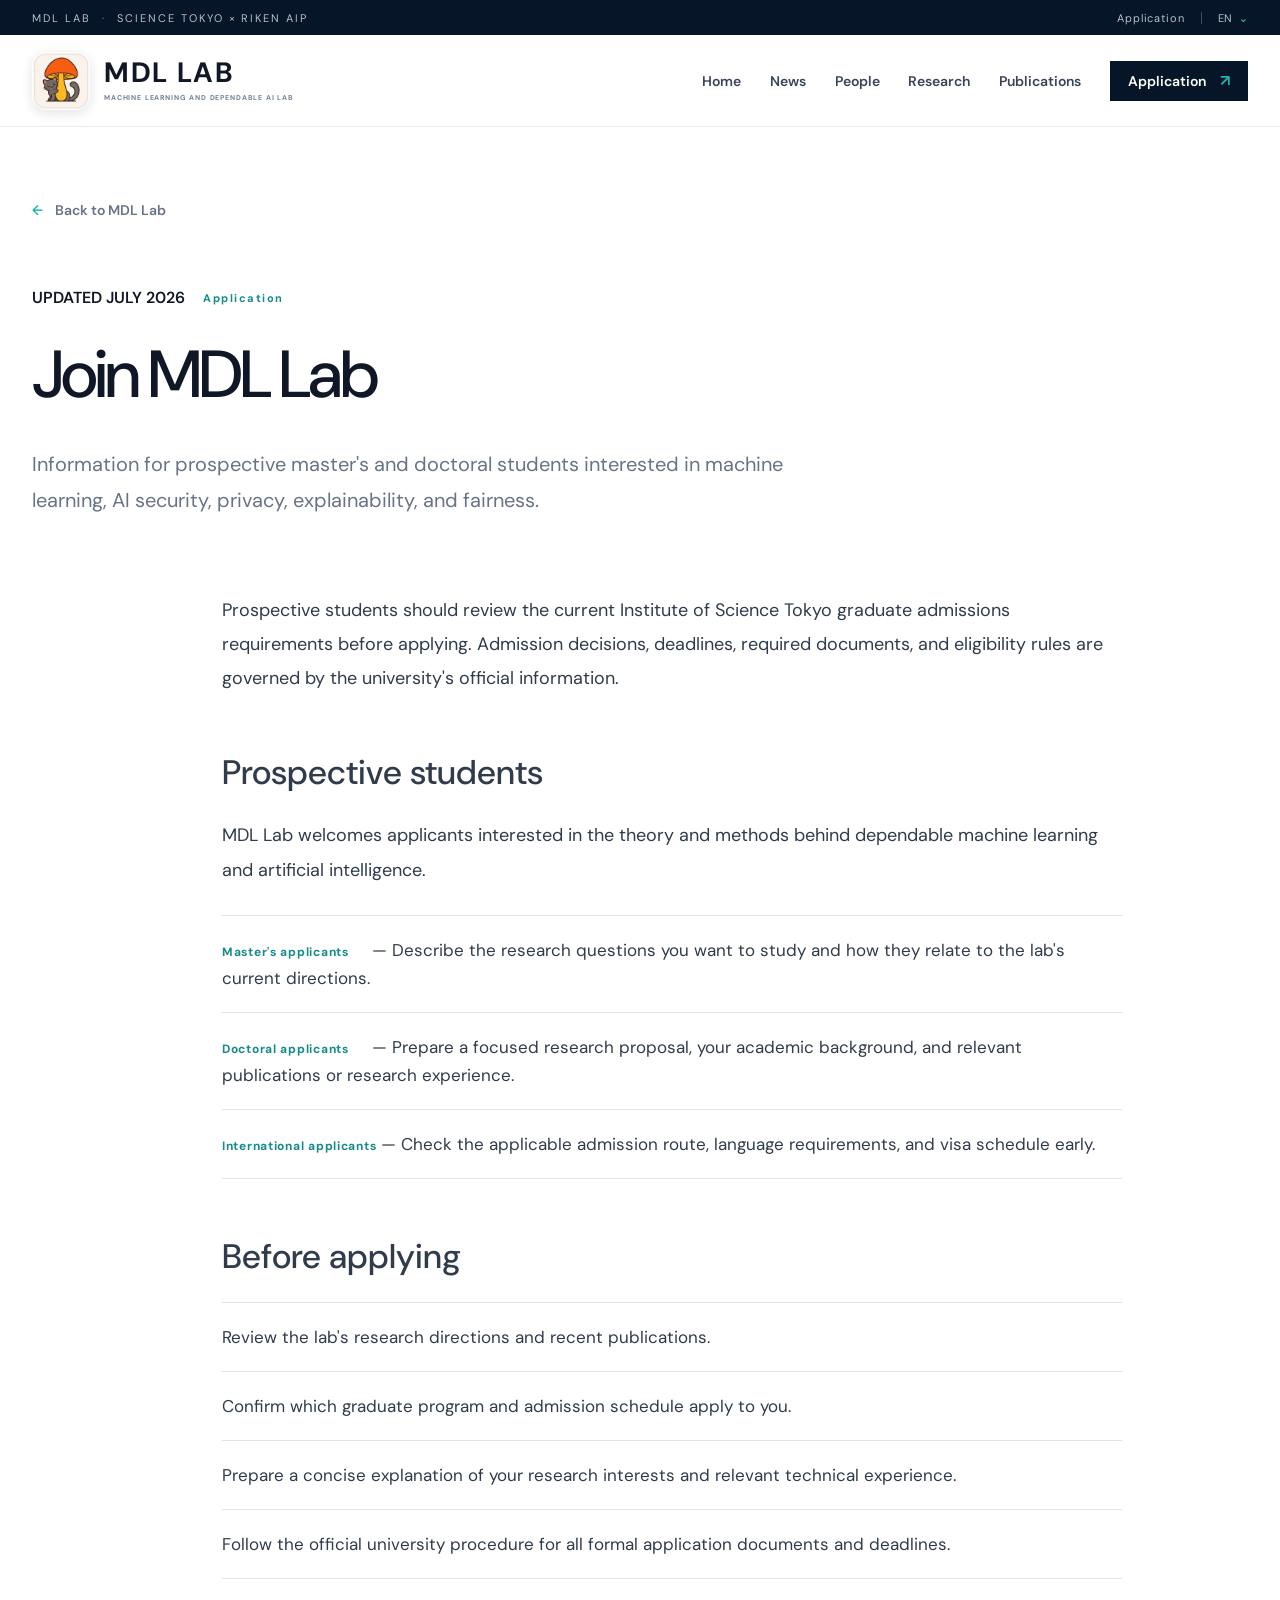
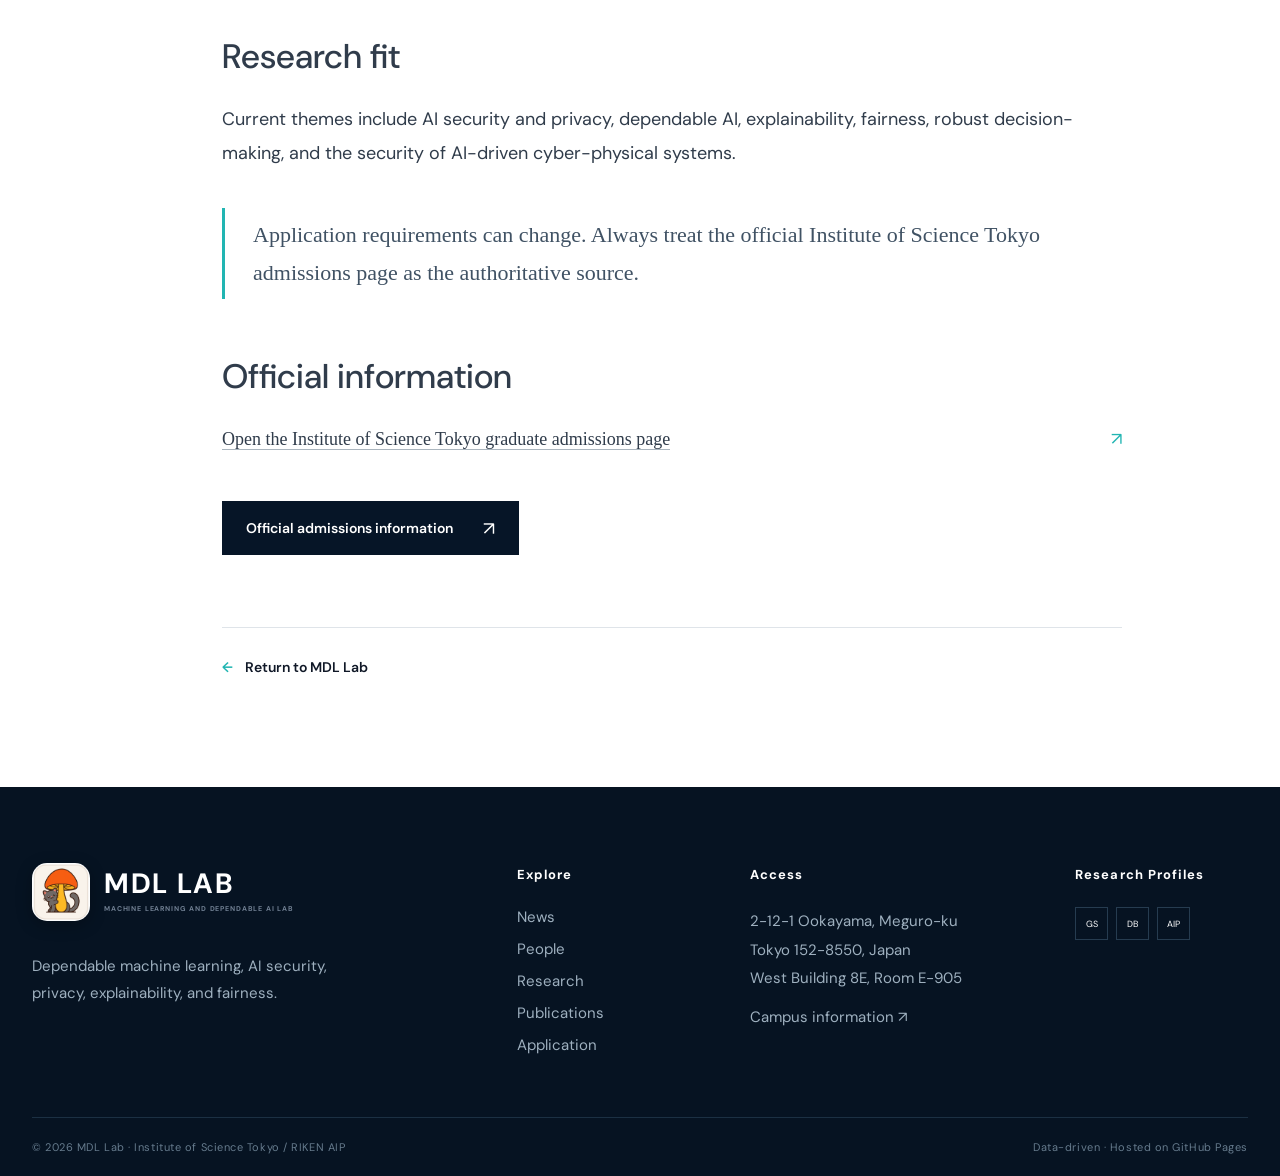
<file: application.html>
<!doctype html>
<html lang="en">
<head>
  <meta charset="utf-8">
  <meta name="viewport" content="width=device-width, initial-scale=1">
  <meta name="description" content="Application information for prospective MDL Lab students.">
  <title>Application · MDL Lab</title>
  <link rel="icon" type="image/png" href="assets/mdl-lab-logo.png">
  <link rel="stylesheet" href="styles.css">
</head>
<body data-page="application">
  <a class="skip-link" href="#main">Skip to main content</a>

  <div class="utility-bar">
    <div class="site-shell utility-inner">
      <p>MDL LAB <span>·</span> SCIENCE TOKYO × RIKEN AIP</p>
      <div class="utility-actions">
        <a href="application.html" aria-current="page">Application</a>
        <span aria-hidden="true"></span>
        <button type="button" class="language-switch" aria-label="Change language">EN <b>⌄</b></button>
      </div>
    </div>
  </div>

  <header class="site-header" id="site-header">
    <div class="site-shell header-inner">
      <a class="brand" href="index.html#home" aria-label="MDL Lab home">
        <span class="brand-mark"><img src="assets/mdl-lab-logo.png" alt="MDL Lab mushroom cat logo"></span>
        <span class="brand-copy">
          <strong>MDL LAB</strong>
          <small>MACHINE LEARNING AND DEPENDABLE AI LAB</small>
        </span>
      </a>

      <button class="menu-toggle" type="button" aria-expanded="false" aria-controls="primary-nav">
        <span></span><span></span><span></span>
        <span class="sr-only">Open navigation menu</span>
      </button>

      <nav class="primary-nav" id="primary-nav" aria-label="Primary navigation">
        <a href="index.html#home">Home</a>
        <a href="news.html">News</a>
        <a href="index.html#people">People</a>
        <a href="index.html#research">Research</a>
        <a href="index.html#publications">Publications</a>
        <a class="nav-contact active" href="application.html" aria-current="page">Application <span>↗</span></a>
      </nav>
    </div>
  </header>

  <main id="main" class="news-post-main">
    <div class="site-shell news-post-loader" data-content="application" aria-live="polite">
      <p class="loading-state">Loading application information…</p>
    </div>
  </main>

  <noscript><div class="noscript-message">This website needs JavaScript to load application information.</div></noscript>

  <footer class="site-footer">
    <div class="site-shell footer-main">
      <div class="footer-brand">
        <a class="brand brand-light" href="index.html#home">
          <span class="brand-mark"><img src="assets/mdl-lab-logo.png" alt="MDL Lab mushroom cat logo"></span>
          <span class="brand-copy"><strong>MDL LAB</strong><small>MACHINE LEARNING AND DEPENDABLE AI LAB</small></span>
        </a>
        <p>Dependable machine learning, AI security, privacy, explainability, and fairness.</p>
      </div>
      <div class="footer-column"><h3>Explore</h3><a href="news.html">News</a><a href="index.html#people">People</a><a href="index.html#research">Research</a><a href="index.html#publications">Publications</a><a href="application.html">Application</a></div>
      <div class="footer-column"><h3>Access</h3><p>2-12-1 Ookayama, Meguro-ku<br>Tokyo 152-8550, Japan<br>West Building 8E, Room E-905</p><a href="https://www.isct.ac.jp/en/001/access">Campus information ↗</a></div>
      <div class="footer-column footer-social"><h3>Research Profiles</h3><div><a href="https://scholar.google.com/citations?user=v5emswQAAAAJ&amp;hl=en" aria-label="Google Scholar">GS</a><a href="https://dblp.org/pid/43/5716.html" aria-label="DBLP">DB</a><a href="https://www.riken.jp/en/research/labs/aip/ai_soc/ai_sec_privacy/index.html" aria-label="RIKEN AIP">AIP</a></div></div>
    </div>
    <div class="site-shell footer-bottom">
      <p>© 2026 MDL Lab · Institute of Science Tokyo / RIKEN AIP</p>
      <p>Data-driven · Hosted on GitHub Pages</p>
    </div>
  </footer>

  <button class="back-to-top" type="button" aria-label="Back to top">↑</button>
  <script src="content-parser.js"></script>
  <script src="site-content.js"></script>
  <script src="application.js"></script>
</body>
</html>
</file>
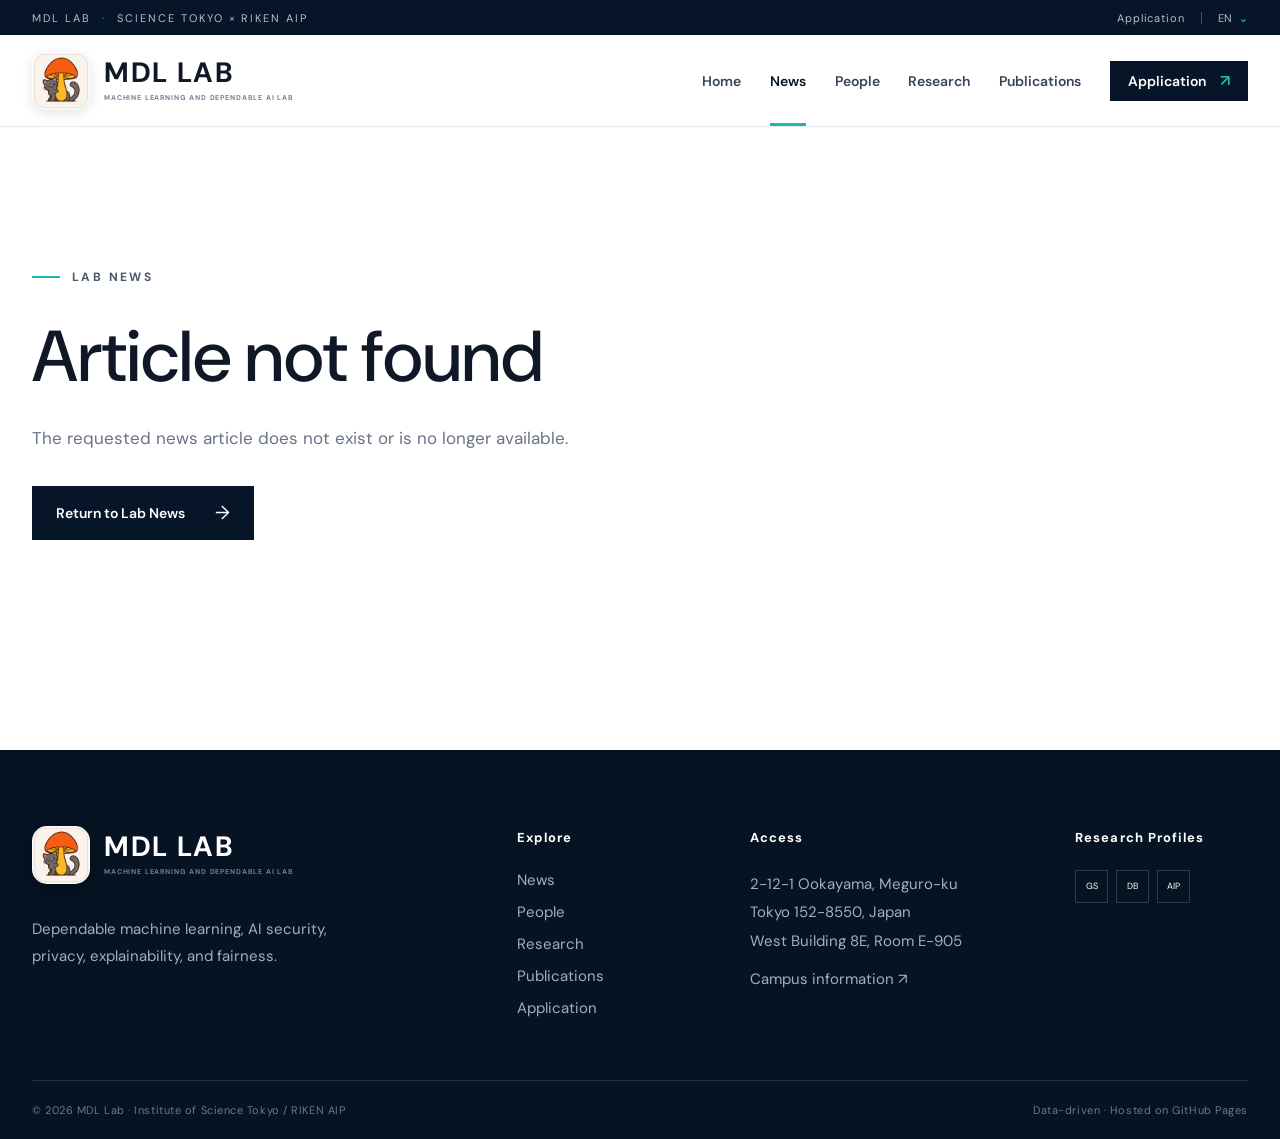
<file: news-post.html>
<!doctype html>
<html lang="en">
<head>
  <meta charset="utf-8">
  <meta name="viewport" content="width=device-width, initial-scale=1">
  <meta name="description" content="News from MDL Lab at Institute of Science Tokyo and RIKEN AIP.">
  <title>News · MDL Lab</title>
  <link rel="icon" type="image/png" href="assets/mdl-lab-logo.png">
  <link rel="stylesheet" href="styles.css">
</head>
<body data-page="news-post">
  <a class="skip-link" href="#main">Skip to main content</a>

  <div class="utility-bar">
    <div class="site-shell utility-inner">
      <p>MDL LAB <span>·</span> SCIENCE TOKYO × RIKEN AIP</p>
      <div class="utility-actions">
        <a href="application.html">Application</a>
        <span aria-hidden="true"></span>
        <button type="button" class="language-switch" aria-label="Change language">EN <b>⌄</b></button>
      </div>
    </div>
  </div>

  <header class="site-header" id="site-header">
    <div class="site-shell header-inner">
      <a class="brand" href="index.html#home" aria-label="MDL Lab home">
        <span class="brand-mark"><img src="assets/mdl-lab-logo.png" alt="MDL Lab mushroom cat logo"></span>
        <span class="brand-copy">
          <strong>MDL LAB</strong>
          <small>MACHINE LEARNING AND DEPENDABLE AI LAB</small>
        </span>
      </a>

      <button class="menu-toggle" type="button" aria-expanded="false" aria-controls="primary-nav">
        <span></span><span></span><span></span>
        <span class="sr-only">Open navigation menu</span>
      </button>

      <nav class="primary-nav" id="primary-nav" aria-label="Primary navigation">
        <a href="index.html#home">Home</a>
        <a class="active" href="news.html" aria-current="page">News</a>
        <a href="index.html#people">People</a>
        <a href="index.html#research">Research</a>
        <a href="index.html#publications">Publications</a>
        <a class="nav-contact" href="application.html">Application <span>↗</span></a>
      </nav>
    </div>
  </header>

  <main id="main" class="news-post-main">
    <div class="site-shell news-post-loader" data-content="news-post" aria-live="polite">
      <p class="loading-state">Loading article…</p>
    </div>
  </main>

  <noscript><div class="noscript-message">This website needs JavaScript to load the news article.</div></noscript>

  <footer class="site-footer">
    <div class="site-shell footer-main">
      <div class="footer-brand">
        <a class="brand brand-light" href="index.html#home">
          <span class="brand-mark"><img src="assets/mdl-lab-logo.png" alt="MDL Lab mushroom cat logo"></span>
          <span class="brand-copy"><strong>MDL LAB</strong><small>MACHINE LEARNING AND DEPENDABLE AI LAB</small></span>
        </a>
        <p>Dependable machine learning, AI security, privacy, explainability, and fairness.</p>
      </div>
      <div class="footer-column"><h3>Explore</h3><a href="news.html">News</a><a href="index.html#people">People</a><a href="index.html#research">Research</a><a href="index.html#publications">Publications</a><a href="application.html">Application</a></div>
      <div class="footer-column"><h3>Access</h3><p>2-12-1 Ookayama, Meguro-ku<br>Tokyo 152-8550, Japan<br>West Building 8E, Room E-905</p><a href="https://www.isct.ac.jp/en/001/access">Campus information ↗</a></div>
      <div class="footer-column footer-social"><h3>Research Profiles</h3><div><a href="https://scholar.google.com/citations?user=v5emswQAAAAJ&amp;hl=en" aria-label="Google Scholar">GS</a><a href="https://dblp.org/pid/43/5716.html" aria-label="DBLP">DB</a><a href="https://www.riken.jp/en/research/labs/aip/ai_soc/ai_sec_privacy/index.html" aria-label="RIKEN AIP">AIP</a></div></div>
    </div>
    <div class="site-shell footer-bottom">
      <p>© 2026 MDL Lab · Institute of Science Tokyo / RIKEN AIP</p>
      <p>Data-driven · Hosted on GitHub Pages</p>
    </div>
  </footer>

  <button class="back-to-top" type="button" aria-label="Back to top">↑</button>
  <script src="content-parser.js"></script>
  <script src="site-content.js"></script>
  <script src="news-post.js"></script>
</body>
</html>
</file>
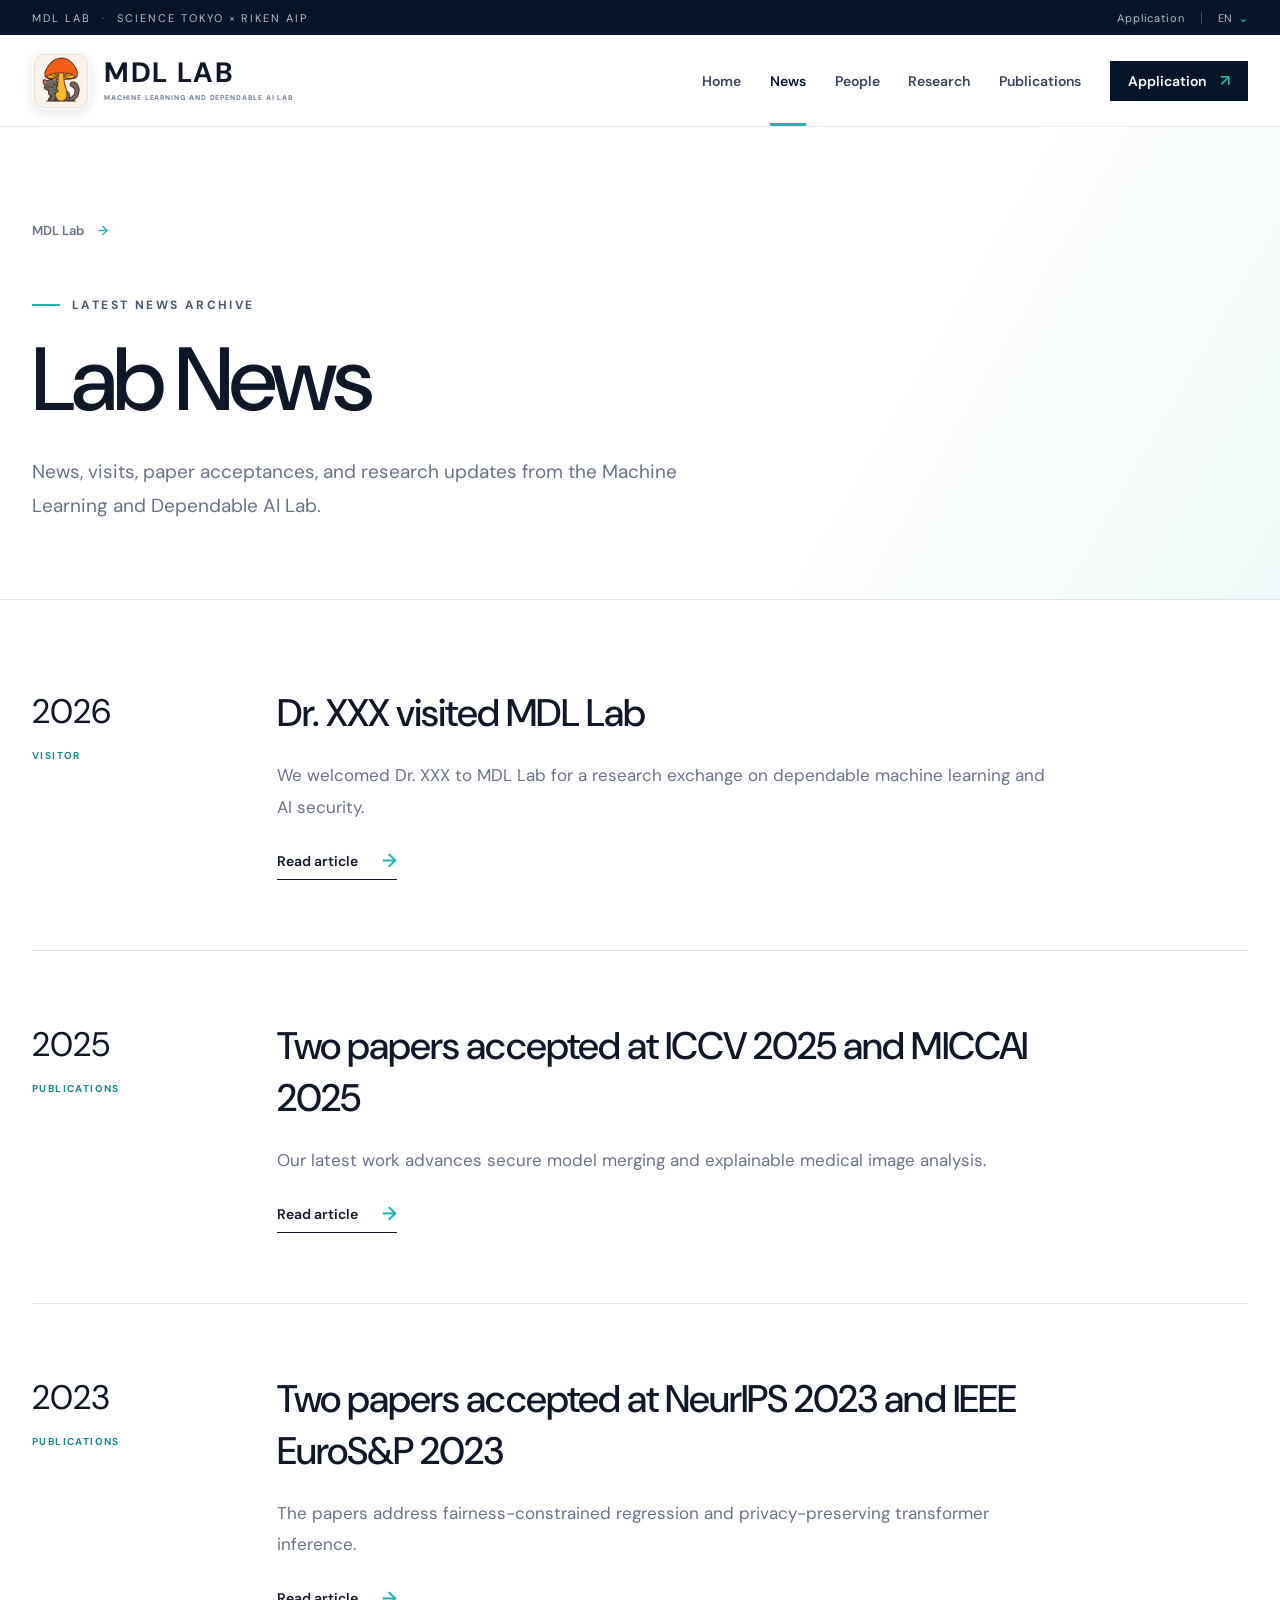
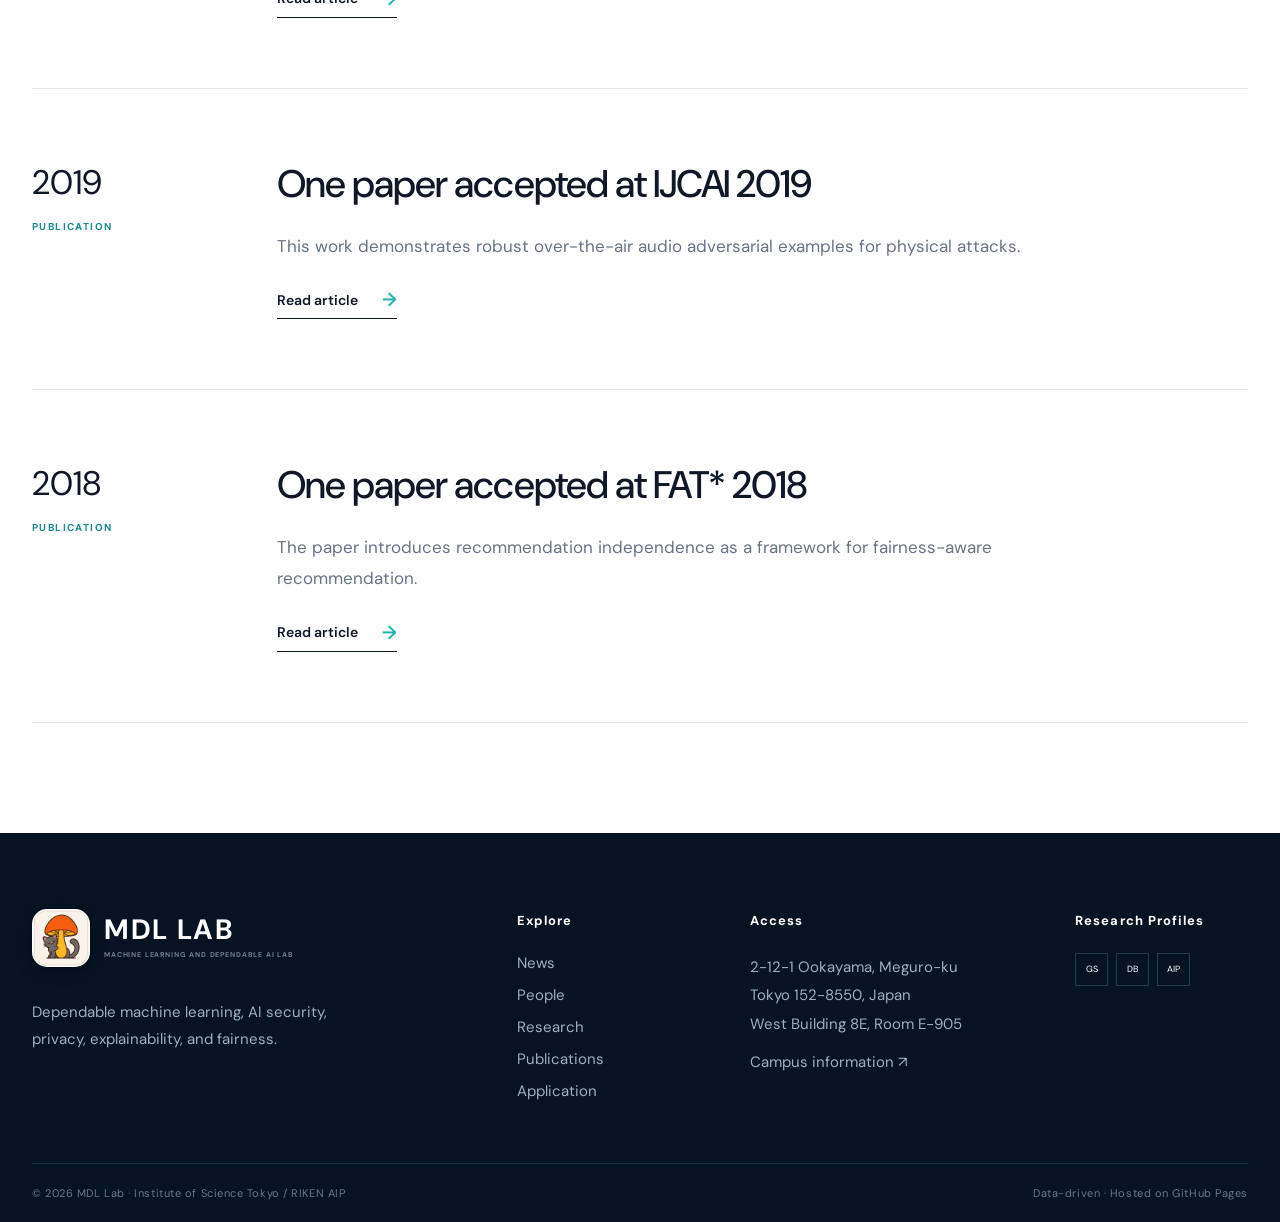
<file: news.html>
<!doctype html>
<html lang="en">
<head>
  <meta charset="utf-8">
  <meta name="viewport" content="width=device-width, initial-scale=1">
  <meta name="description" content="News and paper acceptances from MDL Lab at Institute of Science Tokyo and RIKEN AIP.">
  <title>Lab News · MDL Lab</title>
  <link rel="icon" type="image/png" href="assets/mdl-lab-logo.png">
  <link rel="stylesheet" href="styles.css">
</head>
<body data-page="news">
  <a class="skip-link" href="#main">Skip to main content</a>

  <div class="utility-bar">
    <div class="site-shell utility-inner">
      <p>MDL LAB <span>·</span> SCIENCE TOKYO × RIKEN AIP</p>
      <div class="utility-actions">
        <a href="application.html">Application</a>
        <span aria-hidden="true"></span>
        <button type="button" class="language-switch" aria-label="Change language">EN <b>⌄</b></button>
      </div>
    </div>
  </div>

  <header class="site-header" id="site-header">
    <div class="site-shell header-inner">
      <a class="brand" href="index.html#home" aria-label="MDL Lab home">
        <span class="brand-mark"><img src="assets/mdl-lab-logo.png" alt="MDL Lab mushroom cat logo"></span>
        <span class="brand-copy">
          <strong>MDL LAB</strong>
          <small>MACHINE LEARNING AND DEPENDABLE AI LAB</small>
        </span>
      </a>

      <button class="menu-toggle" type="button" aria-expanded="false" aria-controls="primary-nav">
        <span></span><span></span><span></span>
        <span class="sr-only">Open navigation menu</span>
      </button>

      <nav class="primary-nav" id="primary-nav" aria-label="Primary navigation">
        <a href="index.html#home">Home</a>
        <a class="active" href="news.html" aria-current="page">News</a>
        <a href="index.html#people">People</a>
        <a href="index.html#research">Research</a>
        <a href="index.html#publications">Publications</a>
        <a class="nav-contact" href="application.html">Application <span>↗</span></a>
      </nav>
    </div>
  </header>

  <main id="main" class="news-page-main">
    <section class="news-page-hero" aria-labelledby="news-page-title">
      <div class="site-shell">
        <a class="news-breadcrumb" href="index.html#home">MDL Lab <span>→</span></a>
        <p class="eyebrow"><span></span> News Archive</p>
        <h1 id="news-page-title">Lab News</h1>
        <p>Paper acceptances and research updates from the Machine Learning and Dependable AI Lab.</p>
      </div>
    </section>

    <section class="news-archive-section" aria-label="News in reverse chronological order">
      <div class="site-shell news-archive" data-content="news-archive" aria-live="polite">
        <p class="loading-state">Loading news…</p>
      </div>
    </section>
  </main>

  <noscript><div class="noscript-message">This website needs JavaScript to load laboratory news.</div></noscript>

  <footer class="site-footer">
    <div class="site-shell footer-main">
      <div class="footer-brand">
        <a class="brand brand-light" href="index.html#home">
          <span class="brand-mark"><img src="assets/mdl-lab-logo.png" alt="MDL Lab mushroom cat logo"></span>
          <span class="brand-copy"><strong>MDL LAB</strong><small>MACHINE LEARNING AND DEPENDABLE AI LAB</small></span>
        </a>
        <p>Dependable machine learning, AI security, privacy, explainability, and fairness.</p>
      </div>
      <div class="footer-column"><h3>Explore</h3><a href="news.html">News</a><a href="index.html#people">People</a><a href="index.html#research">Research</a><a href="index.html#publications">Publications</a><a href="application.html">Application</a></div>
      <div class="footer-column"><h3>Access</h3><p>2-12-1 Ookayama, Meguro-ku<br>Tokyo 152-8550, Japan<br>West Building 8E, Room E-905</p><a href="https://www.isct.ac.jp/en/001/access">Campus information ↗</a></div>
      <div class="footer-column footer-social"><h3>Research Profiles</h3><div><a href="https://scholar.google.com/citations?user=v5emswQAAAAJ&amp;hl=en" aria-label="Google Scholar">GS</a><a href="https://dblp.org/pid/43/5716.html" aria-label="DBLP">DB</a><a href="https://www.riken.jp/en/research/labs/aip/ai_soc/ai_sec_privacy/index.html" aria-label="RIKEN AIP">AIP</a></div></div>
    </div>
    <div class="site-shell footer-bottom">
      <p>© 2026 MDL Lab · Institute of Science Tokyo / RIKEN AIP</p>
      <p>Data-driven · Hosted on GitHub Pages</p>
    </div>
  </footer>

  <button class="back-to-top" type="button" aria-label="Back to top">↑</button>
  <script src="content-parser.js"></script>
  <script src="site-content.js"></script>
  <script src="news.js"></script>
</body>
</html>
</file>
<file: styles.css>
@import url('https://fonts.googleapis.com/css2?family=DM+Sans:wght@400;500;600;700&family=Noto+Sans+SC:wght@300;400;500;600;700&display=swap');

:root {
  --ink: #101827;
  --muted: #697386;
  --navy: #061527;
  --navy-2: #0a2138;
  --blue: #2467ef;
  --teal: #21b5b2;
  --gold: #eea34a;
  --paper: #fff;
  --white: #fff;
  --line: #dfe4e9;
  --body-copy-size: 17px;
  --compact-copy-size: 15px;
  --shell: min(1240px, calc(100% - 64px));
  --ease: cubic-bezier(.2,.8,.2,1);
}

* { box-sizing: border-box; }
html { scroll-behavior: smooth; }
body {
  margin: 0;
  color: var(--ink);
  background: var(--white);
  font-family: "DM Sans", "Noto Sans SC", system-ui, sans-serif;
  font-size: 16px;
  -webkit-font-smoothing: antialiased;
}
a { color: inherit; text-decoration: none; }
button { font: inherit; }
.site-shell { width: var(--shell); margin-inline: auto; }
.sr-only { position: absolute; width: 1px; height: 1px; padding: 0; margin: -1px; overflow: hidden; clip: rect(0,0,0,0); white-space: nowrap; border: 0; }
.skip-link { position: fixed; z-index: 1000; left: 16px; top: -80px; padding: 10px 16px; background: white; color: var(--navy); border-radius: 4px; transition: top .2s; }
.skip-link:focus { top: 16px; }

.utility-bar { height: 35px; background: var(--navy); color: #b4c0cd; font-size: 11px; letter-spacing: .18em; }
.utility-inner { height: 100%; display: flex; align-items: center; justify-content: space-between; }
.utility-inner p { margin: 0; }
.utility-inner p span { color: var(--teal); padding: 0 6px; }
.utility-actions { height: 100%; display: flex; align-items: center; gap: 16px; letter-spacing: .08em; }
.utility-actions > span { width: 1px; height: 12px; background: #395064; }
.utility-actions a:hover { color: white; }
.language-switch { border: 0; background: none; color: inherit; cursor: pointer; padding: 0; }
.language-switch b { color: var(--teal); margin-left: 4px; }

.site-header { position: sticky; z-index: 100; top: 0; height: 92px; background: rgba(255,255,255,.96); backdrop-filter: blur(16px); border-bottom: 1px solid rgba(10,33,56,.09); transition: box-shadow .25s, height .25s; }
.site-header.scrolled { height: 76px; box-shadow: 0 8px 28px rgba(6,21,39,.08); }
.header-inner { height: 100%; display: flex; align-items: center; justify-content: space-between; }
.brand { display: inline-flex; align-items: center; gap: 14px; }
.brand-mark { position: relative; display: block; width: 58px; height: 58px; flex: 0 0 58px; overflow: hidden; border-radius: 15px; box-shadow: 0 3px 12px rgba(6,21,39,.12); }
.brand-mark img { display: block; width: 100%; height: 100%; object-fit: cover; }
.brand-copy { display: flex; flex-direction: column; }
.brand-copy strong { font-size: 28px; line-height: 1; letter-spacing: .06em; }
.brand-copy small { max-width: 235px; margin-top: 7px; font-size: 7px; font-weight: 700; line-height: 1.25; letter-spacing: .12em; color: #718093; }
.primary-nav { display: flex; align-items: center; gap: clamp(21px, 2.25vw, 36px); height: 100%; }
.primary-nav > a { position: relative; display: flex; align-items: center; height: 100%; font-size: 14px; font-weight: 600; color: #394557; }
.primary-nav > a:not(.nav-contact)::after { content: ""; position: absolute; left: 0; right: 100%; bottom: 0; height: 3px; background: var(--teal); transition: right .25s var(--ease); }
.primary-nav > a.active, .primary-nav > a:hover { color: var(--navy); }
.primary-nav > a.active::after, .primary-nav > a:hover::after { right: 0; }
.primary-nav .nav-contact { height: 40px; padding: 0 18px; color: white; background: var(--navy); }
.primary-nav .nav-contact.active { color: white; }
.primary-nav .nav-contact span { margin-left: 14px; color: var(--teal); font-size: 16px; }
.primary-nav .nav-contact:hover { color: white; background: var(--blue); }
.menu-toggle { display: none; width: 44px; height: 44px; padding: 10px; border: 0; background: none; cursor: pointer; }
.menu-toggle > span:not(.sr-only) { display: block; width: 23px; height: 2px; margin: 5px auto; background: var(--navy); }

.hero { position: relative; min-height: 670px; height: calc(100vh - 127px); max-height: 820px; color: var(--ink); overflow: hidden; background: var(--white); }
.hero-media { position: absolute; inset: 0; background: url("assets/mdl-hero.png") center center / cover no-repeat; transform: scale(1.015); animation: hero-breathe 14s ease-in-out infinite alternate; }
@keyframes hero-breathe { to { transform: scale(1.055); } }
.hero-overlay { position: absolute; inset: 0; background: linear-gradient(90deg, #fff 0%, rgba(255,255,255,.99) 36%, rgba(255,255,255,.84) 52%, rgba(255,255,255,.18) 78%, rgba(255,255,255,.03) 100%); }
.hero-inner { position: relative; z-index: 2; display: flex; align-items: center; height: 100%; }
.hero-copy { max-width: 720px; padding-bottom: 35px; }
.eyebrow { display: flex; align-items: center; gap: 12px; margin: 0 0 25px; color: #4a596b; font-size: 12px; font-weight: 700; letter-spacing: .2em; text-transform: uppercase; }
.eyebrow > span { display: inline-block; width: 28px; height: 2px; background: var(--teal); }
.eyebrow-light { color: #5a6878; }
.hero h1 { margin: 0; max-width: 820px; font-family: "DM Sans", "Noto Sans SC", sans-serif; font-size: clamp(52px, 5.2vw, 78px); font-weight: 500; line-height: 1.18; letter-spacing: -.04em; }
.hero h1::after { content: ""; display: inline-block; width: 10px; height: 10px; margin-left: 15px; border-radius: 50%; background: var(--teal); box-shadow: 0 0 0 6px rgba(33,181,178,.17); vertical-align: .15em; }
.hero-lead { max-width: 600px; margin: 30px 0 0; color: #526173; font-size: 19px; font-weight: 400; line-height: 1.8; }
.button { display: inline-flex; align-items: center; justify-content: center; gap: 30px; min-height: 54px; padding: 0 24px; font-size: 14px; font-weight: 600; transition: all .25s var(--ease); }
.button span { font-size: 19px; font-weight: 400; }
.button-ghost { border: 1px solid rgba(255,255,255,.37); color: white; }
.button-ghost:hover { border-color: white; background: white; color: var(--navy); transform: translateY(-2px); }
.hero-stats { position: absolute; z-index: 3; left: 50%; bottom: 0; height: 108px; transform: translateX(-50%); display: grid; grid-template-columns: 170px 170px 170px 1fr; background: rgba(7,25,44,.86); border-top: 1px solid rgba(255,255,255,.13); border-right: 1px solid rgba(255,255,255,.1); backdrop-filter: blur(16px); }
.hero-stats > div { position: relative; display: flex; align-items: center; padding-left: 28px; border-left: 1px solid rgba(255,255,255,.1); }
.hero-stats strong { font-size: 33px; font-weight: 500; letter-spacing: -.04em; }
.hero-stats strong::after { content: attr(data-suffix); color: var(--teal); font-size: 14px; margin-left: 3px; vertical-align: super; }
.hero-stats span { margin-left: 12px; color: #93a5b5; font-size: 11px; }
.hero-stats > p { align-self: center; justify-self: end; margin: 0 38px 0 25px; color: #92a5b6; font-size: 11px; line-height: 1.7; letter-spacing: .08em; }
.scroll-cue { position: absolute; z-index: 4; right: 22px; top: 48%; display: flex; align-items: center; gap: 12px; color: #526173; font-size: 9px; letter-spacing: .2em; transform: rotate(90deg) translateX(50%); transform-origin: 100% 50%; }
.scroll-cue span { display: block; width: 40px; height: 1px; background: #718191; }

.section { padding: 112px 0; }
.section-heading h2 { margin: 0; font-family: "Noto Sans SC", sans-serif; font-size: clamp(38px, 4.2vw, 58px); font-weight: 500; line-height: 1.35; letter-spacing: -.04em; }
.section-top { display: flex; align-items: flex-end; justify-content: space-between; margin-bottom: 48px; }
.section-top > p, .section-top > div:last-child > p { max-width: 480px; margin: 0 0 5px; color: var(--muted); font-size: var(--body-copy-size); line-height: 1.8; }
.text-link { display: inline-flex; align-items: center; gap: 22px; padding-bottom: 7px; border-bottom: 1px solid var(--ink); font-size: 14px; font-weight: 600; }
.text-link span { color: var(--teal); font-size: 18px; transition: transform .2s; }
.text-link:hover span { transform: translateX(4px); }
.loading-state { grid-column: 1 / -1; width: 100%; margin: 0; padding: 42px 20px; color: #7c8997; border: 1px dashed #cfd7de; text-align: center; font-size: 14px; letter-spacing: .04em; }
.loading-state-dark { color: #8fa5b6; border-color: #294156; }
.data-error { color: #9c5660; }
.noscript-message { padding: 18px; color: white; background: #9c5660; text-align: center; font-size: 13px; }

.about { position: relative; overflow: hidden; background: #fff; }
.about::before { content: "AI"; position: absolute; right: 25px; bottom: -120px; color: #f6f8f9; font-size: 330px; font-weight: 700; letter-spacing: -.1em; pointer-events: none; }
.about-grid { position: relative; display: grid; grid-template-columns: .95fr 1.2fr .7fr; gap: clamp(45px, 6vw, 85px); align-items: start; }
.about-copy { padding-top: 46px; }
.about-copy p { margin: 0 0 20px; color: var(--muted); font-size: var(--body-copy-size); line-height: 2; }
.about-copy .lead-copy { color: #2f3b4b; font-size: 19px; line-height: 1.9; }
.about-copy .text-link { margin-top: 15px; }
.about-note { margin-top: 50px; padding: 35px 32px 32px; color: white; background: var(--navy); box-shadow: 18px 18px 0 #e9f4f4; }
.about-note svg { width: 28px; fill: var(--teal); }
.about-note blockquote { margin: 22px 0 25px; font-size: 22px; line-height: 1.65; }
.about-note p { margin: 0; color: #7f97a8; font-size: 10px; letter-spacing: .1em; }

.research { background: var(--paper); border-top: 1px solid var(--line); }
.research-grid { display: grid; grid-template-columns: repeat(3, 1fr); gap: 22px; }
.research-card { min-width: 0; background: #fbfcfd; border: 1px solid #e4e8ec; transition: transform .35s var(--ease), box-shadow .35s var(--ease); }
.research-card:hover { transform: translateY(-8px); box-shadow: 0 22px 45px rgba(8,27,48,.11); }
.research-visual { position: relative; height: 220px; overflow: hidden; }
.research-visual img { width: 100%; height: 100%; object-fit: cover; object-position: center; transition: transform .5s var(--ease); }
.research-card:hover .research-visual img { transform: scale(1.025); }
.card-blue .research-visual { background: radial-gradient(circle at 65% 45%, #245092, #081a34 70%); }
.card-teal .research-visual { background: radial-gradient(circle at 55% 40%, #287774, #082f36 70%); }
.card-gold .research-visual { background: radial-gradient(circle at 50% 48%, #f3bd72, #724524 76%); }
.card-body { padding: 28px 30px 32px; }
.card-index { display: flex; align-items: center; gap: 14px; margin-bottom: 25px; color: #8d99a7; font-size: 11px; letter-spacing: .15em; }
.card-index span { height: 1px; flex: 1; background: #e1e5e8; }
.card-body h3 { margin: 0; font-size: 27px; font-weight: 600; }
.card-en { margin: 7px 0 19px; color: #8d99a7; font-size: 11px; font-weight: 600; letter-spacing: .13em; text-transform: uppercase; }
.card-body > p:last-of-type { min-height: 78px; margin: 0; color: var(--muted); font-size: var(--body-copy-size); line-height: 1.85; }
.card-body > a { display: flex; justify-content: space-between; margin-top: 23px; padding-top: 19px; border-top: 1px solid #e6e9ec; font-size: 14px; font-weight: 600; }
.card-body > a span { color: var(--teal); font-size: 17px; transition: transform .2s; }
.research-card:hover .card-body > a span { transform: translate(3px,-3px); }
.projects-panel { margin-top: 78px; padding-top: 58px; border-top: 1px solid #d8dfe4; }
.projects-heading { display: grid; grid-template-columns: .85fr 1.25fr 1fr; gap: 40px; align-items: end; margin-bottom: 30px; }
.projects-heading .eyebrow { margin-bottom: 3px; }
.projects-heading h3 { margin: 0; font-size: 34px; font-weight: 500; }
.projects-heading > p { margin: 0; color: var(--muted); font-size: var(--body-copy-size); line-height: 1.7; }
.projects-list { display: grid; grid-template-columns: repeat(2, 1fr); border-top: 1px solid #cbd4db; }
.project-item { display: grid; grid-template-columns: 48px 1fr; gap: 16px; min-height: 175px; padding: 28px 28px 27px 0; border-bottom: 1px solid #d5dce2; }
.project-item:nth-child(odd) { padding-right: 34px; border-right: 1px solid #d5dce2; }
.project-item:nth-child(even) { padding-left: 28px; }
.project-number { color: #9ba8b3; font-size: 11px; letter-spacing: .1em; }
.project-status { display: inline-block; margin-bottom: 12px; color: #168b89; font-size: 10px; font-weight: 700; letter-spacing: .12em; }
.project-completed { opacity: .63; }
.project-completed .project-status { color: #8c98a3; }
.project-item h4 { margin: 0 0 13px; font-family: Georgia, serif; font-size: 20px; font-weight: 500; line-height: 1.45; }
.project-item p { margin: 0; color: #7e8995; font-size: var(--compact-copy-size); line-height: 1.65; }

.people { overflow: hidden; background: white; }
.people-top { align-items: flex-end; }
.people-top > div:last-child { max-width: 510px; }
.filter-tabs { display: flex; flex-wrap: wrap; gap: 4px; margin-top: 25px; }
.filter-tabs button { padding: 8px 14px; color: #7b8796; border: 1px solid #e0e5e9; background: white; font-size: 12px; cursor: pointer; transition: all .2s; }
.filter-tabs button.active, .filter-tabs button:hover { color: white; border-color: var(--navy); background: var(--navy); }
.people-grid { display: grid; grid-template-columns: repeat(4, 1fr); gap: 20px; }
.person-card { min-width: 0; transition: opacity .2s, transform .25s; }
.person-card.filtered-out { display: none; }
.person-card.is-extra { display: none; }
.people-grid.expanded .person-card.is-extra:not(.filtered-out) { display: block; }
.filtering .person-card.is-extra:not(.filtered-out) { display: block; }
.portrait { position: relative; height: 330px; overflow: hidden; background: #dfe6eb; }
.portrait::before, .portrait::after { content: ""; position: absolute; border-radius: 50%; }
.portrait::before { width: 126px; height: 126px; left: 50%; top: 52px; transform: translateX(-50%); background: linear-gradient(145deg, rgba(255,255,255,.92), rgba(255,255,255,.3)); box-shadow: 0 16px 35px rgba(25,48,69,.12); }
.portrait::after { width: 235px; height: 190px; left: 50%; bottom: -85px; transform: translateX(-50%); border-radius: 50% 50% 20% 20%; background: linear-gradient(145deg, rgba(255,255,255,.9), rgba(255,255,255,.28)); }
.portrait span { position: absolute; z-index: 2; left: 50%; top: 87px; transform: translateX(-50%); font-size: 26px; font-weight: 600; letter-spacing: .1em; color: rgba(8,27,48,.72); }
.portrait img { position: absolute; z-index: 3; inset: 0; width: 100%; height: 100%; object-fit: cover; object-position: center; }
.portrait i { position: absolute; z-index: 3; right: 18px; bottom: 18px; width: 8px; height: 8px; border-radius: 50%; background: var(--teal); box-shadow: 0 0 0 6px rgba(255,255,255,.8); }
.portrait-one { background: linear-gradient(145deg, #c1d2dc, #e8eef1 55%, #8da8b7); }
.portrait-two { background: linear-gradient(145deg, #c8dbd8, #e8f0ed 55%, #85aaa1); }
.portrait-three { background: linear-gradient(145deg, #d3cbdc, #eeebf1 55%, #9a91ad); }
.portrait-four { background: linear-gradient(145deg, #ddd4c5, #f1ede7 55%, #b3a58e); }
.portrait-five { background: linear-gradient(145deg, #c8d0de, #eceff4 55%, #8999b1); }
.person-info { position: relative; padding: 18px 50px 14px 3px; border-bottom: 1px solid #dce2e7; }
.person-info p { margin: 0 0 8px; color: #8a95a3; font-size: var(--compact-copy-size); }
.person-info h3 { margin: 0; font-size: 19px; font-weight: 600; }
.person-info h3 span { margin-left: 6px; color: #8a95a3; font-size: 11px; font-weight: 500; }
.person-info > a { position: absolute; right: 3px; top: 25px; color: var(--teal); font-size: 19px; }
.button-dark { color: white; background: var(--navy); }
.button-dark:hover { background: var(--blue); transform: translateY(-2px); }
.people-link { display: flex; width: 205px; margin: 45px auto 0; border: 0; cursor: pointer; }

.alumni-panel { margin-top: 85px; border-top: 1px solid #d4dce2; border-bottom: 1px solid #d4dce2; }
.alumni-heading { display: flex; align-items: center; justify-content: space-between; padding: 32px 0; }
.alumni-heading .eyebrow { margin-bottom: 12px; }
.alumni-heading h3 { margin: 0; font-size: 28px; font-weight: 500; }
.alumni-heading button { display: inline-flex; align-items: center; gap: 25px; padding: 12px 16px; color: white; border: 0; background: var(--navy); font-size: 12px; cursor: pointer; }
.alumni-heading button span { color: var(--teal); font-size: 15px; }
.alumni-list { display: none; grid-template-columns: repeat(4, 1fr); gap: 1px; padding-bottom: 38px; background: #dce2e6; }
.alumni-list.open { display: grid; }
.alumni-year { padding: 24px 22px; background: #f5f7f8; }
.alumni-year h4 { margin: 0 0 17px; color: var(--teal); font-size: 18px; font-weight: 500; }
.alumni-year ul { margin: 0; padding: 0; list-style: none; }
.alumni-year li { display: grid; grid-template-columns: 45px 1fr; gap: 4px 9px; padding: 10px 0; border-top: 1px solid #dfe4e8; }
.alumni-year li > span { color: #97a2ad; font-size: 10px; }
.alumni-year li strong, .alumni-year li a { font-size: 12px; font-weight: 600; }
.alumni-year li a:hover { color: var(--teal); }
.alumni-year li small { grid-column: 2; color: #7b8793; font-size: 10px; line-height: 1.55; }

.publications { background: #fff; border-top: 1px solid var(--line); }
.publication-years { display: flex; gap: 5px; margin: 5px 0 16px; }
.publication-years button { width: 74px; height: 38px; color: #8b96a3; border: 0; background: transparent; font-size: 12px; font-weight: 700; letter-spacing: .1em; cursor: pointer; }
.publication-years button.active { color: white; background: var(--navy); }
.publication-list { border-top: 1px solid #cfd6dc; }
.publication-item { display: grid; grid-template-columns: 95px 1fr auto; gap: 28px; align-items: center; min-height: 145px; border-bottom: 1px solid #d8dee3; transition: background .2s, padding .2s; }
.publication-item:hover { padding-inline: 15px; background: white; }
.publication-item.is-hidden { display: none; }
.publication-item time { color: #9aa5b0; font-size: 14px; }
.pub-tag { display: inline-block; margin-bottom: 10px; padding: 4px 7px; font-size: 10px; font-weight: 700; letter-spacing: .1em; }
.tag-teal { color: #087a79; background: #d6f1ef; }.tag-blue { color: #315bb1; background: #dfe9fb; }.tag-gold { color: #9b5c18; background: #f9ead5; }
.publication-item h3 { margin: 0 0 10px; font-family: Georgia, serif; font-size: clamp(20px, 2vw, 24px); font-weight: 500; line-height: 1.35; }
.publication-item p { margin: 0; color: #7b8795; font-size: var(--compact-copy-size); }
.publication-item nav { display: flex; align-items: center; gap: 9px; }
.publication-item nav a:not(.pub-arrow) { padding: 7px 9px; border: 1px solid #d8dde1; color: #75818e; font-size: 10px; font-weight: 700; }
.publication-item nav a:hover { border-color: var(--teal); color: var(--teal); }
.publication-item .pub-arrow { margin-left: 10px; color: var(--teal); font-size: 20px; }

.publication-intro { max-width: 690px; margin: 0 0 28px; color: var(--muted); font-size: var(--body-copy-size); line-height: 1.8; }
.selected-publications { margin-top: 35px; }
.selected-publications-heading { display: flex; align-items: center; justify-content: space-between; padding: 13px 0; border-top: 1px solid #cfd6dc; }
.selected-publications-heading span, .selected-publications-heading strong { color: #7d8995; font-size: 10px; font-weight: 700; letter-spacing: .13em; }
.selected-publications-heading strong { color: var(--teal); }
.publication-directory-title { display: flex; align-items: center; justify-content: space-between; margin-top: 55px; padding-top: 23px; border-top: 1px solid #cfd6dc; }
.publication-directory-title span { color: var(--teal); font-size: 10px; font-weight: 700; letter-spacing: .13em; }
.publication-directory-title p { margin: 0; color: var(--muted); font-size: var(--compact-copy-size); }
.source-grid { display: grid; grid-template-columns: repeat(2, 1fr); gap: 18px; margin-top: 18px; }
.source-card { position: relative; display: grid; grid-template-columns: 68px 1fr 30px; gap: 24px; align-items: center; min-height: 185px; padding: 30px; border: 1px solid #d8dee3; background: white; transition: transform .25s var(--ease), box-shadow .25s var(--ease); }
.source-card:hover { transform: translateY(-5px); box-shadow: 0 18px 38px rgba(8,27,48,.1); }
.source-mark { display: grid; place-items: center; width: 62px; height: 62px; color: white; border-radius: 50%; background: var(--navy); font-size: 17px; font-weight: 600; letter-spacing: .08em; }
.source-card:nth-child(2) .source-mark { background: var(--teal); }
.source-card small { color: #7a8793; font-size: 10px; font-weight: 700; letter-spacing: .1em; text-transform: uppercase; }
.source-card h3 { margin: 7px 0 9px; font-size: 24px; font-weight: 600; }
.source-card p { margin: 0; color: var(--muted); font-size: var(--compact-copy-size); line-height: 1.7; }
.source-card b { align-self: start; color: var(--teal); font-size: 20px; font-weight: 400; }

.news { color: var(--ink); background: #fff; border-top: 1px solid var(--line); }
.news-grid { display: block; }
.news-heading { display: grid; grid-template-columns: .75fr 1.25fr auto; gap: 42px; align-items: end; margin-bottom: 48px; }
.news-heading .eyebrow { grid-column: 1 / -1; margin-bottom: -8px; }
.news-heading h2 { margin: 0; font-size: clamp(40px,4.2vw,58px); font-weight: 500; }
.news-heading > p:not(.eyebrow) { max-width: 560px; margin: 0; color: var(--muted); font-size: var(--body-copy-size); line-height: 1.75; }
.news-heading .button { justify-self: end; }
.news .button-ghost { border-color: #bcc7d0; color: var(--navy); }
.news .button-ghost:hover { border-color: var(--navy); background: var(--navy); color: white; }
.news .loading-state-dark { color: #7c8997; border-color: #cfd7de; }
.news-list { border-top: 1px solid #d8e0e6; }
.news-list article { display: grid; grid-template-columns: 130px minmax(0,1fr) 135px; gap: 34px; align-items: center; min-height: 150px; padding: 26px 0; border-bottom: 1px solid #d8e0e6; }
.news-list time { color: #7e8b98; font-size: 9px; letter-spacing: .08em; }
.news-list time strong { display: block; color: var(--ink); font-size: 32px; font-weight: 400; }
.news-list article div span { color: #168b89; font-size: 10px; font-weight: 700; letter-spacing: .1em; }
.news-list h3 { margin: 8px 0 7px; font-size: clamp(19px,2vw,24px); font-weight: 500; line-height: 1.45; }
.news-list-copy p { margin: 0; color: var(--muted); font-size: var(--body-copy-size); line-height: 1.7; }
.news-list article > a { display: flex; align-items: center; justify-content: space-between; gap: 16px; color: var(--ink); font-size: 13px; font-weight: 600; transition: transform .2s; }
.news-list article > a span { color: var(--teal); font-size: 20px; }
.news-list article:hover > a { transform: translateX(4px); }

.news-page-main { background: #fff; }
.news-page-hero { padding: 92px 0 76px; border-bottom: 1px solid var(--line); background: linear-gradient(120deg, #fff 0%, #fff 65%, #f0f9f9 100%); }
.news-breadcrumb { display: inline-flex; gap: 14px; margin-bottom: 58px; color: var(--muted); font-size: 13px; font-weight: 600; }
.news-breadcrumb span { color: var(--teal); }
.news-page-hero .eyebrow { margin-bottom: 20px; }
.news-page-hero h1 { margin: 0; font-size: clamp(58px,7vw,90px); font-weight: 500; line-height: 1.05; letter-spacing: -.05em; }
.news-page-hero > .site-shell > p:last-child { max-width: 650px; margin: 28px 0 0; color: var(--muted); font-size: 19px; line-height: 1.8; }
.news-archive-section { padding: 18px 0 110px; }
.news-entry { scroll-margin-top: 110px; display: grid; grid-template-columns: 190px minmax(0,1fr); gap: 55px; padding: 70px 0; border-bottom: 1px solid var(--line); }
.news-entry-meta { padding-top: 7px; }
.news-entry-meta time { display: block; margin-bottom: 14px; font-size: 34px; line-height: 1; }
.news-entry-meta span { color: #168b89; font-size: 10px; font-weight: 700; letter-spacing: .14em; }
.news-entry-content h2 { max-width: 830px; margin: 0; font-size: clamp(28px,3vw,40px); font-weight: 500; line-height: 1.35; letter-spacing: -.025em; }
.news-entry-content h2 a:hover { color: var(--teal); }
.news-entry-content > p { max-width: 780px; margin: 20px 0 25px; color: var(--muted); font-size: var(--body-copy-size); line-height: 1.85; }
.news-entry-link { display: inline-flex; align-items: center; gap: 24px; padding-bottom: 6px; border-bottom: 1px solid var(--ink); font-size: 14px; font-weight: 600; }
.news-entry-link span { color: var(--teal); font-size: 19px; }

.news-post-main { min-height: 65vh; background: #fff; }
.news-post-loader { padding-block: 72px 110px; }
.news-post-back { display: inline-flex; align-items: center; gap: 12px; margin-bottom: 68px; color: var(--muted); font-size: 14px; font-weight: 600; }
.news-post-back span, .news-post-footer span { color: var(--teal); }
.news-post-header { max-width: 1000px; }
.news-post-meta { display: flex; align-items: center; gap: 18px; margin-bottom: 27px; }
.news-post-meta time { font-size: 16px; font-weight: 600; }
.news-post-meta span { color: #168b89; font-size: 11px; font-weight: 700; letter-spacing: .14em; }
.news-post-header h1 { margin: 0; font-size: clamp(46px,5.2vw,72px); font-weight: 500; line-height: 1.2; letter-spacing: -.045em; }
.news-post-header > p { max-width: 820px; margin: 31px 0 0; color: var(--muted); font-size: 20px; line-height: 1.8; }
.news-post-body { max-width: 900px; margin: 75px 0 0 190px; color: #303c4b; }
.news-post-body > p { margin: 0 0 28px; font-size: 18px; line-height: 1.9; }
.news-post-body h2 { margin: 55px 0 22px; font-size: 34px; font-weight: 500; line-height: 1.35; }
.news-post-body h3 { margin: 42px 0 18px; font-size: 27px; font-weight: 500; }
.news-post-body h4 { margin: 34px 0 15px; font-size: 21px; font-weight: 600; }
.news-post-body ul { margin: 0 0 32px; padding: 0; list-style: none; border-top: 1px solid var(--line); }
.news-post-body li { padding: 20px 0; border-bottom: 1px solid var(--line); font-size: 17px; line-height: 1.65; }
.news-post-body li > strong { display: inline-block; min-width: 145px; color: #168b89; font-size: 12px; letter-spacing: .06em; }
.news-post-body a { border-bottom: 1px solid #aab5be; font-family: Georgia, serif; }
.news-post-body a:hover { color: var(--teal); border-color: var(--teal); }
.news-post-body a b { float: right; margin-left: 20px; color: var(--teal); font-family: "DM Sans", sans-serif; font-weight: 400; }
.news-post-body blockquote { margin: 38px 0; padding: 8px 0 8px 28px; color: #405264; border-left: 3px solid var(--teal); font-family: Georgia, serif; font-size: 22px; line-height: 1.7; }
.news-post-body figure { margin: 48px 0; }
.news-post-body figure img { display: block; width: 100%; height: auto; border: 1px solid var(--line); }
.news-post-body figcaption { margin-top: 12px; color: var(--muted); font-size: 13px; line-height: 1.6; text-align: center; }
.news-post-body .markdown-inline-image { max-width: 100%; height: auto; vertical-align: middle; }
.news-post-body code { padding: 2px 6px; background: #eef3f5; font-size: .9em; }
.news-post-footer { max-width: 900px; margin: 72px 0 0 190px; padding-top: 28px; border-top: 1px solid var(--line); }
.news-post-footer a { display: inline-flex; align-items: center; gap: 12px; font-size: 14px; font-weight: 600; }
.application-official-link { max-width: 900px; margin: 45px 0 0 190px; }
.news-post-error { padding: 70px 0 100px; }
.news-post-error h1 { margin: 0 0 20px; font-size: clamp(45px,6vw,72px); font-weight: 500; }
.news-post-error > p:not(.eyebrow) { max-width: 620px; margin: 0 0 32px; color: var(--muted); font-size: var(--body-copy-size); line-height: 1.8; }

.join { position: relative; overflow: hidden; padding: 100px 0; color: var(--ink); background: #fff; border-top: 1px solid var(--line); }
.join-pattern { position: absolute; inset: 0; opacity: .34; background-image: linear-gradient(30deg, transparent 49.5%, rgba(33,181,178,.12) 50%, transparent 50.5%), linear-gradient(150deg, transparent 49.5%, rgba(33,181,178,.09) 50%, transparent 50.5%); background-size: 110px 95px; mask-image: linear-gradient(90deg, transparent 10%, black 85%); }
.join::after { content: ""; position: absolute; width: 420px; height: 420px; right: -70px; top: -160px; border: 1px solid rgba(33,181,178,.22); border-radius: 50%; box-shadow: 0 0 0 70px rgba(33,181,178,.05), 0 0 0 140px rgba(33,181,178,.03); }
.join-inner { position: relative; z-index: 2; display: grid; grid-template-columns: 1fr 1fr; gap: 11vw; align-items: end; }
.join h2 { margin: 0; font-size: clamp(43px,4.4vw,60px); font-weight: 500; line-height: 1.38; }
.join-copy p { margin: 0 0 29px; color: var(--muted); font-size: var(--body-copy-size); line-height: 1.9; }
.button-light { color: white; background: var(--navy); }
.button-light:hover { transform: translateY(-2px); box-shadow: 0 12px 30px rgba(5,31,45,.2); }

.site-footer { color: #9eb0bf; background: #061322; }
.footer-main { display: grid; grid-template-columns: 1.6fr .65fr 1fr .65fr; gap: 60px; padding-block: 76px 62px; }
.brand-light .brand-mark { box-shadow: 0 4px 16px rgba(0,0,0,.28); }.brand-light .brand-copy strong { color: white; }
.footer-brand > p { max-width: 330px; margin: 27px 0 0; font-size: var(--compact-copy-size); line-height: 1.8; }
.footer-column { display: flex; flex-direction: column; gap: 12px; font-size: var(--compact-copy-size); }
.footer-column h3 { margin: 3px 0 12px; color: white; font-size: 13px; letter-spacing: .08em; }
.footer-column a:hover { color: var(--teal); }
.footer-column p { margin: 0 0 2px; line-height: 1.9; }
.footer-social > div { display: flex; gap: 8px; }
.footer-social a { display: grid; place-items: center; width: 33px; height: 33px; border: 1px solid #263c50; color: white; font-size: 9px; }
.footer-bottom { display: flex; justify-content: space-between; padding-block: 22px; border-top: 1px solid #1b3043; color: #667b8d; font-size: 11px; letter-spacing: .05em; }
.footer-bottom p { margin: 0; }
.back-to-top { position: fixed; z-index: 90; right: 25px; bottom: 25px; display: grid; place-items: center; width: 42px; height: 42px; opacity: 0; pointer-events: none; color: white; border: 0; background: var(--teal); box-shadow: 0 8px 20px rgba(10,41,54,.25); cursor: pointer; transform: translateY(12px); transition: .25s; }
.back-to-top.visible { opacity: 1; pointer-events: auto; transform: none; }

.reveal { opacity: 1; transform: none; transition: opacity .75s var(--ease), transform .75s var(--ease); }
.reveal.is-visible { opacity: 1; transform: none; }
.research-grid .reveal:nth-child(2), .people-grid .reveal:nth-child(2) { transition-delay: .08s; }
.research-grid .reveal:nth-child(3), .people-grid .reveal:nth-child(3) { transition-delay: .16s; }
.people-grid .reveal:nth-child(4) { transition-delay: .24s; }

@media (max-width: 1080px) {
  :root { --shell: min(100% - 46px, 980px); }
  .primary-nav { gap: 17px; }
  .primary-nav > a { font-size: 13px; }
  .about-grid { grid-template-columns: 1fr 1.3fr; }
  .about-note { display: none; }
  .hero-stats { grid-template-columns: repeat(3, 155px) 1fr; }
  .people-grid { grid-template-columns: repeat(2, 1fr); gap: 36px 22px; }
  .portrait { height: 390px; }
  .alumni-list { grid-template-columns: repeat(3, 1fr); }
  .news-heading { grid-template-columns: .65fr 1fr auto; gap: 30px; }
  .footer-main { grid-template-columns: 1.6fr .7fr 1fr; }
  .footer-social { grid-column: 2 / 4; }
}

@media (max-width: 820px) {
  :root { --shell: calc(100% - 38px); }
  .utility-bar { display: none; }
  .site-header, .site-header.scrolled { height: 76px; }
  .brand-mark { width: 52px; height: 52px; flex-basis: 52px; border-radius: 13px; }
  .brand-copy strong { font-size: 23px; }
  .brand-copy small { max-width: 200px; }
  .menu-toggle { display: block; }
  .primary-nav { position: fixed; inset: 76px 0 auto; display: flex; flex-direction: column; align-items: stretch; gap: 0; height: calc(100vh - 76px); padding: 26px 24px 45px; opacity: 0; pointer-events: none; background: rgba(255,255,255,.99); transform: translateY(-12px); transition: .25s; }
  .primary-nav.open { opacity: 1; pointer-events: auto; transform: none; }
  .primary-nav > a { height: auto; padding: 16px 3px; border-bottom: 1px solid #e7eaed; font-size: 17px; }
  .primary-nav > a::after { display: none; }
  .primary-nav .nav-contact { margin-top: 20px; justify-content: center; border: 0; }
  .menu-toggle[aria-expanded="true"] > span:nth-child(1) { transform: translateY(7px) rotate(45deg); }
  .menu-toggle[aria-expanded="true"] > span:nth-child(2) { opacity: 0; }
  .menu-toggle[aria-expanded="true"] > span:nth-child(3) { transform: translateY(-7px) rotate(-45deg); }
  .hero { height: calc(100svh - 76px); min-height: 670px; max-height: 850px; }
  .hero-media { inset: 0; background-position: 64% center; opacity: .72; }
  .hero-overlay { background: linear-gradient(90deg, rgba(255,255,255,.99), rgba(255,255,255,.94) 58%, rgba(255,255,255,.6)), linear-gradient(0deg, rgba(255,255,255,.75), transparent 50%); }
  .hero-inner { height: 100%; align-items: flex-start; padding-top: 12vh; }
  .hero-copy { max-width: 620px; }
  .hero h1 { font-size: clamp(46px, 8vw, 68px); }
  .hero-stats { height: 96px; grid-template-columns: repeat(3,1fr); }
  .hero-stats > p { display: none; }
  .hero-stats > div { padding-left: 18px; }
  .hero-stats strong { font-size: 27px; }
  .hero-stats span { margin-left: 7px; font-size: 9px; }
  .scroll-cue { display: none; }
  .section { padding: 86px 0; }
  .section-top, .people-top { display: block; }
  .section-top > p, .section-top > div:last-child { margin-top: 25px; }
  .about-grid { grid-template-columns: 1fr; gap: 0; }
  .about-copy { padding-top: 35px; }
  .research-grid { grid-template-columns: 1fr; }
  .research-card { display: grid; grid-template-columns: 1fr 1fr; }
  .research-visual { height: 100%; min-height: 290px; }
  .projects-heading { grid-template-columns: 1fr 1fr; }
  .projects-heading > p { grid-column: 2; }
  .projects-list { grid-template-columns: 1fr; }
  .project-item:nth-child(odd) { padding-right: 0; border-right: 0; }
  .project-item:nth-child(even) { padding-left: 0; }
  .alumni-list { grid-template-columns: repeat(2, 1fr); }
  .people-top > div:last-child { max-width: none; }
  .publication-item { grid-template-columns: 68px 1fr; gap: 18px; padding-block: 25px; }
  .publication-item nav { grid-column: 2; }
  .source-grid { grid-template-columns: 1fr; }
  .news-heading { display: block; margin-bottom: 40px; }
  .news-heading .eyebrow { margin-bottom: 19px; }
  .news-heading > p:not(.eyebrow) { margin: 18px 0 25px; }
  .news-heading .button { justify-self: auto; }
  .news-list article { grid-template-columns: 92px minmax(0,1fr); gap: 24px; }
  .news-list article > a { grid-column: 2; justify-content: flex-start; width: max-content; }
  .news-entry { grid-template-columns: 135px minmax(0,1fr); gap: 35px; }
  .news-post-body, .news-post-footer, .application-official-link { margin-left: 0; }
  .join-inner { grid-template-columns: 1fr; gap: 36px; }
  .footer-main { grid-template-columns: 1.4fr 1fr; }
  .footer-social { grid-column: auto; }
}

@media (max-width: 560px) {
  :root { --shell: calc(100% - 34px); }
  .brand { gap: 9px; }
  .brand-mark { width: 46px; height: 46px; flex-basis: 46px; border-radius: 12px; }
  .brand-copy strong { font-size: 23px; }
  .brand-copy small { max-width: 182px; margin-top: 5px; font-size: 6.4px; }
  .hero { min-height: 690px; }
  .hero-inner { height: 100%; padding-top: 72px; }
  .hero h1 { font-size: 44px; line-height: 1.3; }
  .hero h1::after { width: 7px; height: 7px; margin-left: 10px; }
  .hero-lead { margin-block: 23px 29px; font-size: 17px; line-height: 1.75; }
  .hero-stats { height: 88px; }
  .hero-stats > div { display: block; padding: 16px 6px 0 14px; }
  .hero-stats strong { display: block; font-size: 24px; }
  .hero-stats span { display: block; margin: 2px 0 0; font-size: 8px; }
  .section { padding: 72px 0; }
  .eyebrow { margin-bottom: 19px; }
  .about-copy .lead-copy { font-size: 18px; }
  .research-card { display: block; }
  .research-visual { height: 220px; min-height: 0; }
  .projects-heading { display: block; }
  .projects-heading h3 { margin: 13px 0 10px; }
  .project-item { grid-template-columns: 35px 1fr; padding-block: 24px; }
  .people-grid { grid-template-columns: 1fr; gap: 34px; }
  .portrait { height: 390px; }
  .alumni-heading { align-items: flex-start; flex-direction: column; gap: 22px; }
  .alumni-list { grid-template-columns: 1fr; }
  .publication-years { overflow-x: auto; }
  .publication-item { grid-template-columns: 1fr; gap: 10px; }
  .publication-item nav { grid-column: auto; margin-top: 10px; }
  .publication-item time { margin-top: 5px; }
  .publication-item:hover { padding-inline: 0; }
  .selected-publications-heading, .publication-directory-title { align-items: flex-start; flex-direction: column; gap: 8px; }
  .source-card { grid-template-columns: 52px 1fr 20px; gap: 15px; padding: 24px 20px; }
  .source-mark { width: 48px; height: 48px; font-size: 13px; }
  .news-list article { grid-template-columns: 1fr; gap: 14px; padding: 28px 0; }
  .news-list article > a { grid-column: auto; margin-top: 4px; }
  .news-page-hero { padding: 62px 0 52px; }
  .news-breadcrumb { margin-bottom: 42px; }
  .news-page-hero h1 { font-size: 56px; }
  .news-page-hero > .site-shell > p:last-child { font-size: var(--body-copy-size); }
  .news-archive-section { padding-bottom: 80px; }
  .news-entry { grid-template-columns: 1fr; gap: 24px; padding: 52px 0; }
  .news-entry-meta { display: flex; align-items: center; gap: 18px; padding: 0; }
  .news-entry-meta time { margin: 0; font-size: 30px; }
  .news-entry-content h2 { font-size: 28px; }
  .news-post-loader { padding-block: 52px 80px; }
  .news-post-back { margin-bottom: 48px; }
  .news-post-header h1 { font-size: 42px; line-height: 1.25; }
  .news-post-header > p { font-size: 18px; }
  .news-post-body { margin-top: 52px; }
  .news-post-body > p { font-size: 17px; }
  .news-post-body h2 { font-size: 29px; }
  .news-post-body li > strong { display: block; min-width: 0; margin-bottom: 8px; }
  .news-post-body li { font-size: 16px; }
  .news-post-body a b { float: none; }
  .news-post-body figure { margin: 36px 0; }
  .join { padding: 78px 0; }
  .footer-main { grid-template-columns: 1fr; gap: 40px; padding-block: 60px; }
  .footer-social { grid-column: auto; }
  .footer-bottom { display: block; line-height: 2; }
}

@media (prefers-reduced-motion: reduce) {
  *, *::before, *::after { scroll-behavior: auto !important; animation-duration: .01ms !important; animation-iteration-count: 1 !important; transition-duration: .01ms !important; }
  .reveal { opacity: 1; transform: none; }
}
</file>
